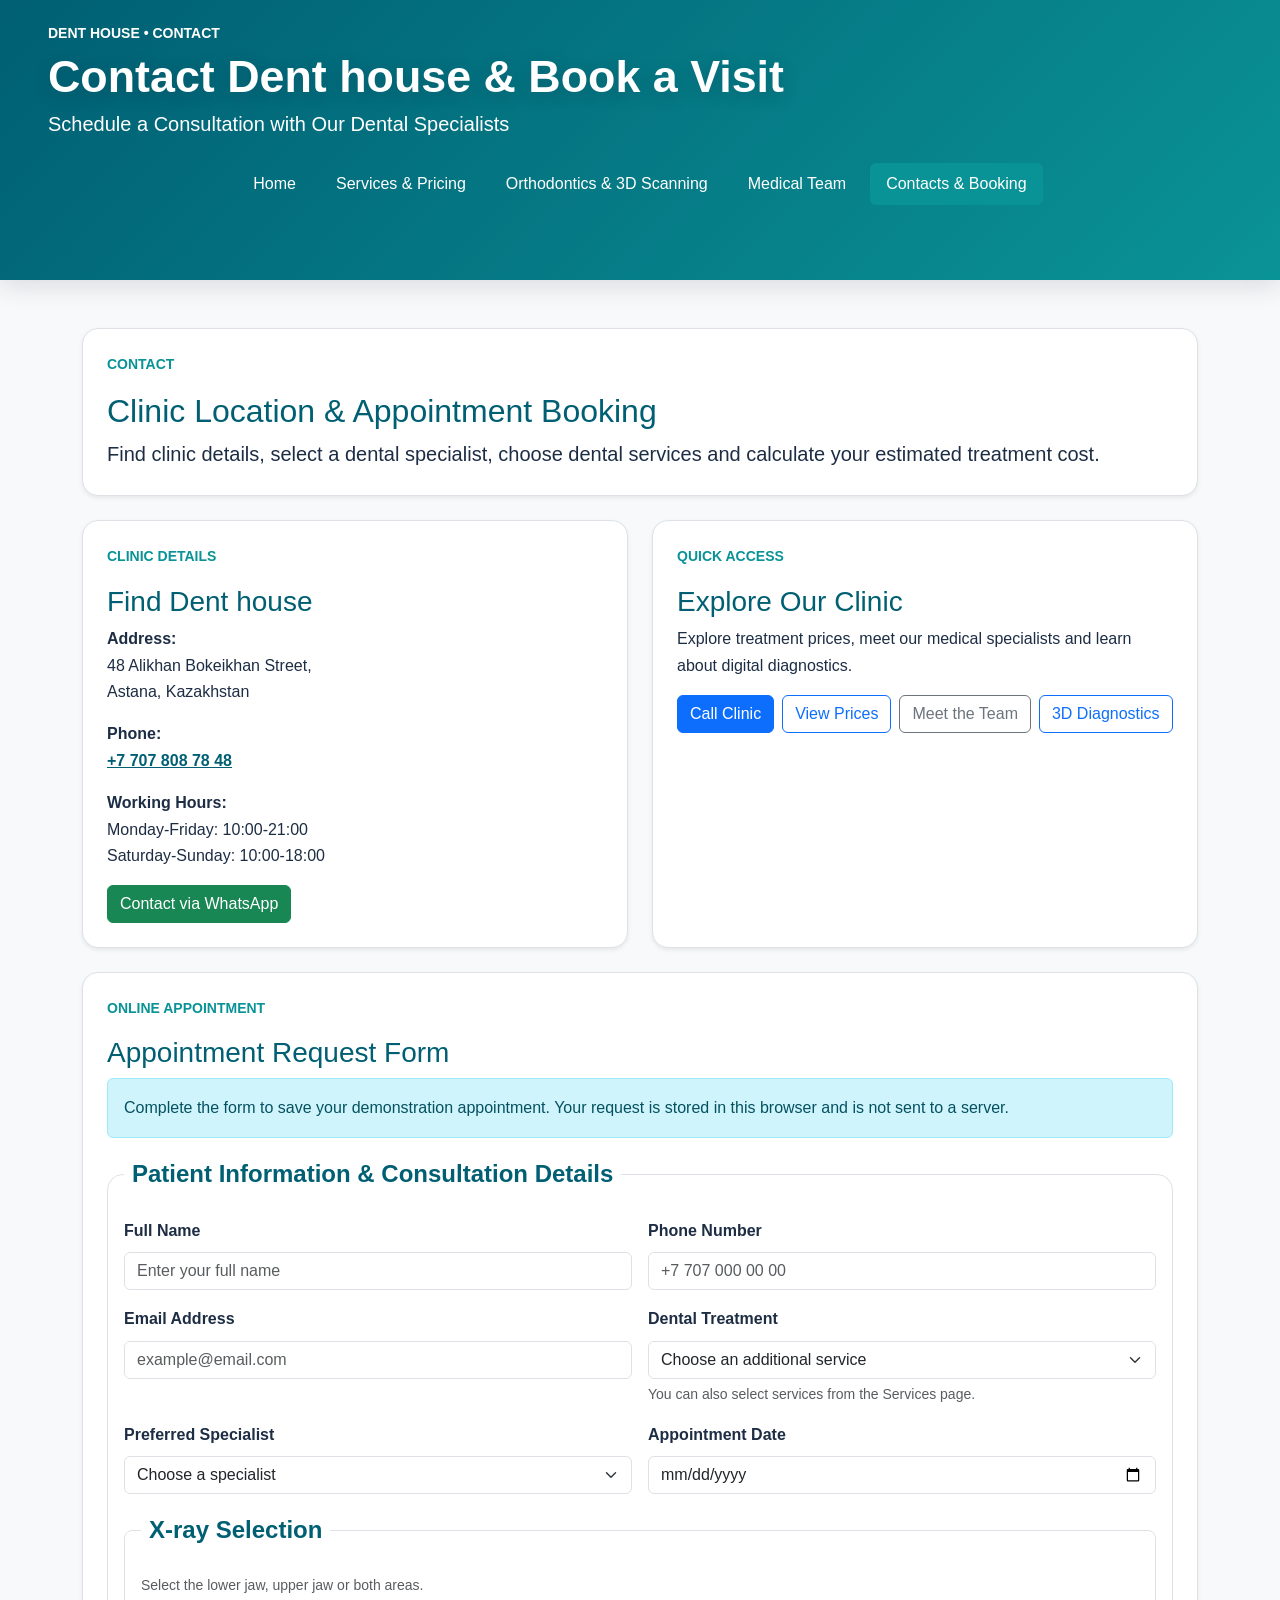
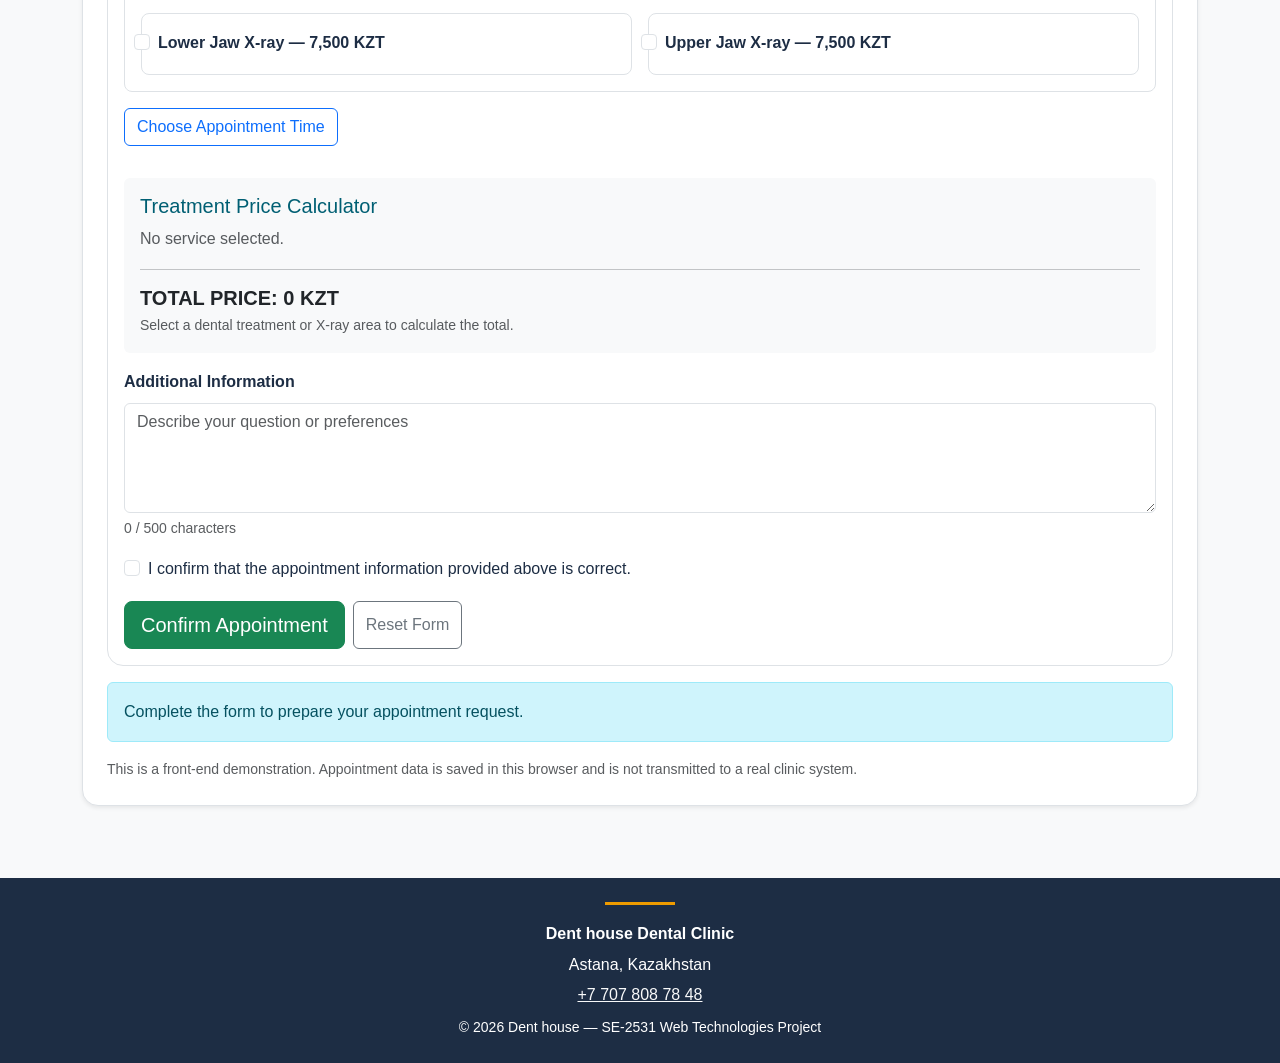
<file: contacts.html>
<!DOCTYPE html>
<html lang="en">

<head>

  <meta charset="UTF-8">
  <meta name="viewport" content="width=device-width, initial-scale=1.0">

  <meta name="author" content="Turarbek Nurakhmet">
  <meta name="description" content="Contact Dent house Dental Clinic, explore specialists and save a local appointment request.">

  <title>Contacts & Booking — Dent house</title>

  <link href="https://cdn.jsdelivr.net/npm/bootstrap@5.3.8/dist/css/bootstrap.min.css"
        rel="stylesheet">

  <link rel="stylesheet" href="css/base.css">
  <link rel="stylesheet" href="css/turarbek.css">

  <!-- Keep the Contacts header aligned with the homepage. -->
  <style>
    .contacts-page .main-header {
        width: 100%;
        min-height: 280px;
        box-sizing: border-box;
    }

    .contacts-page .main-header > .container-fluid {
        min-height: 280px;
        display: flex;
        flex-direction: column;
        justify-content: space-between;
        box-sizing: border-box;
        padding-top: 24px;
        padding-bottom: 24px;
    }

    .contacts-page .main-header .site-title {
        font-size: clamp(2rem, 3.5vw, 3.5rem);
        line-height: 1.1;
        font-weight: 700;
        margin-bottom: 8px;
        text-align: left;
    }

    .contacts-page .main-header .site-tagline {
        margin-bottom: 24px;
        text-align: left;
    }

    .contacts-page .main-header nav.navbar {
        width: 100%;
        padding: 0;
        margin-top: auto;
        justify-content: center;
    }

    .contacts-page .main-header .navbar-collapse {
        justify-content: center;
    }

    .contacts-page .main-header .navbar-nav {
        width: 100%;
        display: flex;
        flex-wrap: wrap;
        flex-direction: row;
        justify-content: center;
        align-items: center;
        gap: 8px;
        margin: 0;
    }

    .contacts-page .main-header .navbar-nav .nav-link {
        white-space: nowrap;
    }

    @media (max-width: 991.98px) {
        .contacts-page .main-header {
            min-height: auto;
        }

        .contacts-page .main-header > .container-fluid {
            min-height: 280px;
        }

        .contacts-page .main-header .navbar-nav {
            flex-direction: column;
            align-items: center;
        }
    }

    @media (max-width: 767.98px) {
        .contacts-page .main-header > .container-fluid {
            padding-left: 16px;
            padding-right: 16px;
        }

        .contacts-page .main-header .site-title {
            font-size: clamp(2rem, 7vw, 3rem);
        }
    }
  </style>

</head>

<body class="contacts-page">

<!-- =========================================
     HEADER — MATCHES HOMEPAGE STRUCTURE
========================================= -->

<header class="main-header">

  <div class="container-fluid px-3 px-md-5 py-4">

    <p class="eyebrow text-uppercase fw-bold small mb-2">
      DENT HOUSE • CONTACT
    </p>

    <h1 class="site-title display-4 fw-bold mb-2">
      Contact Dent house & Book a Visit
    </h1>

    <p class="site-tagline lead mb-4">
      Schedule a Consultation with Our Dental Specialists
    </p>

    <nav class="navbar navbar-expand-lg navbar-dark"
         aria-label="Primary navigation">

      <button id="nav-toggle"
              class="navbar-toggler mx-auto"
              type="button"
              data-bs-toggle="collapse"
              data-bs-target="#primaryNav"
              aria-controls="primaryNav"
              aria-expanded="false"
              aria-label="Toggle navigation">

        <span class="navbar-toggler-icon"></span>

      </button>

      <div class="collapse navbar-collapse justify-content-center"
           id="primaryNav">

        <ul class="navbar-nav flex-wrap justify-content-center gap-2">

          <li class="nav-item">
            <a href="index.html"
               class="nav-link px-3 py-2 rounded">
              Home
            </a>
          </li>

          <li class="nav-item">
            <a href="services.html"
               class="nav-link px-3 py-2 rounded">
              Services & Pricing
            </a>
          </li>

          <li class="nav-item">
            <a href="orthodontics.html"
               class="nav-link px-3 py-2 rounded">
              Orthodontics & 3D Scanning
            </a>
          </li>

          <li class="nav-item">
            <a href="team.html"
               class="nav-link px-3 py-2 rounded">
              Medical Team
            </a>
          </li>

          <li class="nav-item">
            <a href="contacts.html"
               class="nav-link active px-3 py-2 rounded"
               aria-current="page">
              Contacts & Booking
            </a>
          </li>

        </ul>

      </div>

    </nav>

  </div>

</header>

<!-- =========================================
     MAIN CONTENT
========================================= -->

<main class="container py-4 py-md-5">

  <!-- Page introduction -->
  <section class="bg-white border rounded-4 shadow-sm p-4 mb-4"
           aria-labelledby="contacts-title">

    <p class="text-uppercase text-secondary fw-bold small">
      CONTACT
    </p>

    <h2 id="contacts-title" class="h2 text-primary">
      Clinic Location & Appointment Booking
    </h2>

    <p class="lead mb-0">
      Find clinic details, select a dental specialist,
      choose dental services and calculate your estimated treatment cost.
    </p>

  </section>

  <!-- =====================================
       CLINIC INFORMATION
  ====================================== -->

  <section class="row g-4 mb-4"
           aria-label="Clinic contact information">

    <article class="col-12 col-lg-6">

      <div class="bg-white border rounded-4 shadow-sm p-4 h-100">

        <p class="text-uppercase text-secondary fw-bold small">
          CLINIC DETAILS
        </p>

        <h2 class="h3 text-primary">
          Find Dent house
        </h2>

        <address>

          <p>
            <strong>Address:</strong><br>
            48 Alikhan Bokeikhan Street,<br>
            Astana, Kazakhstan
          </p>

          <p>
            <strong>Phone:</strong><br>

            <a href="tel:+77078087848"
               class="text-primary fw-bold">
              +7 707 808 78 48
            </a>

          </p>

          <p>
            <strong>Working Hours:</strong><br>
            Monday-Friday: 10:00-21:00<br>
            Saturday-Sunday: 10:00-18:00
          </p>

        </address>

        <a href="https://wa.me/77763362830"
           class="btn btn-success"
           target="_blank"
           rel="noopener noreferrer">

          Contact via WhatsApp

        </a>

      </div>

    </article>

    <article class="col-12 col-lg-6">

      <div class="bg-white border rounded-4 shadow-sm p-4 h-100">

        <p class="text-uppercase text-secondary fw-bold small">
          QUICK ACCESS
        </p>

        <h2 class="h3 text-primary">
          Explore Our Clinic
        </h2>

        <p>
          Explore treatment prices, meet our medical specialists
          and learn about digital diagnostics.
        </p>

        <div class="d-flex flex-wrap gap-2">

          <a href="tel:+77078087848"
             class="btn btn-primary">
            Call Clinic
          </a>

          <a href="services.html"
             class="btn btn-outline-primary">
            View Prices
          </a>

          <a href="team.html"
             class="btn btn-outline-secondary">
            Meet the Team
          </a>

          <a href="orthodontics.html"
             class="btn btn-outline-primary">
            3D Diagnostics
          </a>

        </div>

      </div>

    </article>

  </section>

  <!-- =====================================
       APPOINTMENT FORM
  ====================================== -->

  <section class="bg-white border rounded-4 shadow-sm p-3 p-md-4"
           aria-labelledby="booking-heading">

    <p class="text-uppercase text-secondary fw-bold small">
      ONLINE APPOINTMENT
    </p>

    <h2 id="booking-heading" class="h3 text-primary">
      Appointment Request Form
    </h2>

    <p id="booking-form-note"
       class="alert alert-info"
       role="note">

      Complete the form to save your demonstration appointment.
      Your request is stored in this browser and is not sent to a server.

    </p>

    <form id="booking-form"
          class="booking-form"
          novalidate
          aria-describedby="booking-form-note">

      <fieldset class="border rounded-4 p-3">

        <legend class="float-none w-auto px-2 fw-bold text-primary">
          Patient Information & Consultation Details
        </legend>

        <div class="row g-3">

          <!-- FULL NAME -->

          <div class="col-12 col-md-6">

            <label for="fullname"
                   class="form-label fw-bold">
              Full Name
            </label>

            <input id="fullname"
                   name="fullname"
                   type="text"
                   class="form-control"
                   autocomplete="name"
                   placeholder="Enter your full name"
                   minlength="2"
                   maxlength="100"
                   required>

          </div>

          <!-- PHONE -->

          <div class="col-12 col-md-6">

            <label for="phone"
                   class="form-label fw-bold">
              Phone Number
            </label>

            <input id="phone"
                   name="phone"
                   type="tel"
                   class="form-control"
                   autocomplete="tel"
                   placeholder="+7 707 000 00 00"
                   maxlength="20"
                   required>

          </div>

          <!-- EMAIL -->

          <div class="col-12 col-md-6">

            <label for="email"
                   class="form-label fw-bold">
              Email Address
            </label>

            <input id="email"
                   name="email"
                   type="email"
                   class="form-control"
                   autocomplete="email"
                   placeholder="example@email.com"
                   maxlength="120"
                   required>

          </div>

          <!-- DENTAL SERVICE -->

          <div class="col-12 col-md-6">

            <label for="service"
                   class="form-label fw-bold">
              Dental Treatment
            </label>

            <select id="service"
                    name="service"
                    class="form-select">

              <option value="">
                Choose an additional service
              </option>

              <option value="caries">
                Caries Treatment
              </option>

              <option value="extraction">
                Tooth Extraction
              </option>

              <option value="implant">
                Dental Implantation
              </option>

              <option value="root1">
                1-Canal Root Canal Therapy
              </option>

              <option value="root2">
                2-Canal Root Canal Therapy
              </option>

              <option value="zirconium-natural">
                Zirconium Crown — Natural Tooth
              </option>

              <option value="zirconium-implant">
                Zirconium Crown — Dental Implant
              </option>

              <option value="metal-natural">
                Metal-Ceramic Crown — Natural Tooth
              </option>

              <option value="metal-implant">
                Metal-Ceramic Crown — Dental Implant
              </option>

              <option value="orthodontics">
                Orthodontics
              </option>

              <option value="scan">
                3D Intraoral Scanning
              </option>

              <option value="model">
                3D Diagnostic Model
              </option>

              <option value="consultation">
                General Consultation
              </option>

            </select>

            <p class="form-text mb-0">
              You can also select services from the Services page.
            </p>

          </div>

          <!-- DOCTOR -->

          <div class="col-12 col-md-6">

            <label for="doctor"
                   class="form-label fw-bold">
              Preferred Specialist
            </label>

            <select id="doctor"
                    name="doctor"
                    class="form-select"
                    required>

              <option value="">
                Choose a specialist
              </option>

            </select>

          </div>

          <!-- DATE -->

          <div class="col-12 col-md-6">

            <label for="appointment-date"
                   class="form-label fw-bold">
              Appointment Date
            </label>

            <input id="appointment-date"
                   name="appointment-date"
                   type="date"
                   class="form-control"
                   required>

          </div>

          <!-- X-RAY SELECTION -->

          <div class="col-12">

            <fieldset id="xray-selection"
                      class="border rounded-3 p-3">

              <legend class="float-none w-auto px-2 fw-bold text-primary">
                X-ray Selection
              </legend>

              <p class="small text-muted">
                Select the lower jaw, upper jaw or both areas.
              </p>

              <div id="xray-checkboxes"
                   class="row g-3">

                <div class="col-12 col-md-6">

                  <div class="form-check border rounded-3 p-3 h-100">

                    <input id="xray-lower"
                           name="xray-area"
                           type="checkbox"
                           class="form-check-input"
                           value="xray-lower">

                    <label for="xray-lower"
                           class="form-check-label fw-bold">

                      Lower Jaw X-ray — 7,500 KZT

                    </label>

                  </div>

                </div>

                <div class="col-12 col-md-6">

                  <div class="form-check border rounded-3 p-3 h-100">

                    <input id="xray-upper"
                           name="xray-area"
                           type="checkbox"
                           class="form-check-input"
                           value="xray-upper">

                    <label for="xray-upper"
                           class="form-check-label fw-bold">

                      Upper Jaw X-ray — 7,500 KZT

                    </label>

                  </div>

                </div>

              </div>

            </fieldset>

          </div>

          <!-- APPOINTMENT TIME -->

          <div class="col-12">

            <button id="show-times"
                    type="button"
                    class="btn btn-outline-primary mb-3"
                    aria-expanded="false">

              Choose Appointment Time

            </button>

            <div id="availability-panel" hidden>

              <label for="appointment-time"
                     class="form-label fw-bold">

                Available Demonstration Times

              </label>

              <select id="appointment-time"
                      name="appointment-time"
                      class="form-select"
                      required
                      disabled>

                <option value="">
                  Select a specialist and date first
                </option>

              </select>

              <p id="availability-info"
                 class="form-text mt-2 mb-0"
                 aria-live="polite">

                Select a specialist and date to view example times.

              </p>

            </div>

          </div>

          <!-- PRICE CALCULATOR -->

          <div class="col-12">

            <section id="price-calculator"
                     class="card bg-light border-0">

              <div class="card-body">

                <h3 class="h5 text-primary">
                  Treatment Price Calculator
                </h3>

                <div id="calculator-items">

                  <p class="text-muted mb-0">
                    No service selected.
                  </p>

                </div>

                <hr>

                <p id="calculator-total"
                   class="fw-bold h5 mb-1">

                  Known Estimated Total: 0 KZT

                </p>

                <p id="calculator-note"
                   class="small text-muted mb-0">

                  Select services to calculate the estimated price.

                </p>

              </div>

            </section>

          </div>

          <!-- ADDITIONAL INFORMATION -->

          <div class="col-12">

            <label for="message"
                   class="form-label fw-bold">
              Additional Information
            </label>

            <textarea id="message"
                      name="message"
                      class="form-control"
                      rows="4"
                      maxlength="500"
                      placeholder="Describe your question or preferences"></textarea>

            <p id="message-counter"
               class="small text-muted mt-1 mb-0">

              0 / 500 characters

            </p>

          </div>

          <!-- PRIVACY CONSENT -->

          <div class="col-12">

            <div class="form-check">

              <input id="privacy-consent"
                     name="privacy-consent"
                     class="form-check-input"
                     type="checkbox"
                     required>

              <label for="privacy-consent"
                     class="form-check-label">

                I confirm that the appointment information
                provided above is correct.

              </label>

            </div>

          </div>

          <!-- FORM BUTTONS -->

          <div class="col-12">

            <div class="d-flex flex-wrap gap-2">

              <button id="submit-booking"
                      type="submit"
                      class="btn btn-success btn-lg">

                Confirm Appointment

              </button>

              <button id="reset-booking"
                      type="reset"
                      class="btn btn-outline-secondary">

                Reset Form

              </button>

            </div>

          </div>

        </div>

      </fieldset>

    </form>

    <!-- STATUS -->

    <div id="booking-result"
         class="alert alert-info mt-3"
         role="status"
         aria-live="polite">

      Complete the form to prepare your appointment request.

    </div>

    <!-- SAVED APPOINTMENT -->

    <div id="booking-confirmation"
         class="mt-3"
         aria-live="polite">

    </div>

    <!-- VALIDATION ERROR -->

    <div id="booking-error"
         class="alert alert-danger mt-3"
         role="alert"
         aria-live="assertive"
         hidden>

    </div>

    <p class="small text-muted mt-3 mb-0">

      This is a front-end demonstration. Appointment data is saved
      in this browser and is not transmitted to a real clinic system.

    </p>

  </section>

</main>

<!-- =========================================
     FOOTER
========================================= -->

<footer class="main-footer text-center py-4 px-3 mt-4">

  <div class="container">

    <p class="fw-bold mb-1">
      Dent house Dental Clinic
    </p>

    <p class="mb-1">
      Astana, Kazakhstan
    </p>

    <p class="mb-2">

      <a href="tel:+77078087848" class="link-light">
        +7 707 808 78 48
      </a>

    </p>

    <p class="small mb-0">
      &copy; 2026 Dent house — SE-2531 Web Technologies Project
    </p>

  </div>

</footer>

<!-- =========================================
     JAVASCRIPT
========================================= -->

<script src="https://cdn.jsdelivr.net/npm/bootstrap@5.3.8/dist/js/bootstrap.bundle.min.js"
        defer></script>

<script src="https://code.jquery.com/jquery-3.7.1.min.js"
        defer></script>

<script src="js/jquery-common.js" defer></script>
<script src="js/jquery-contacts.js" defer></script>

</body>
</html>
</file>
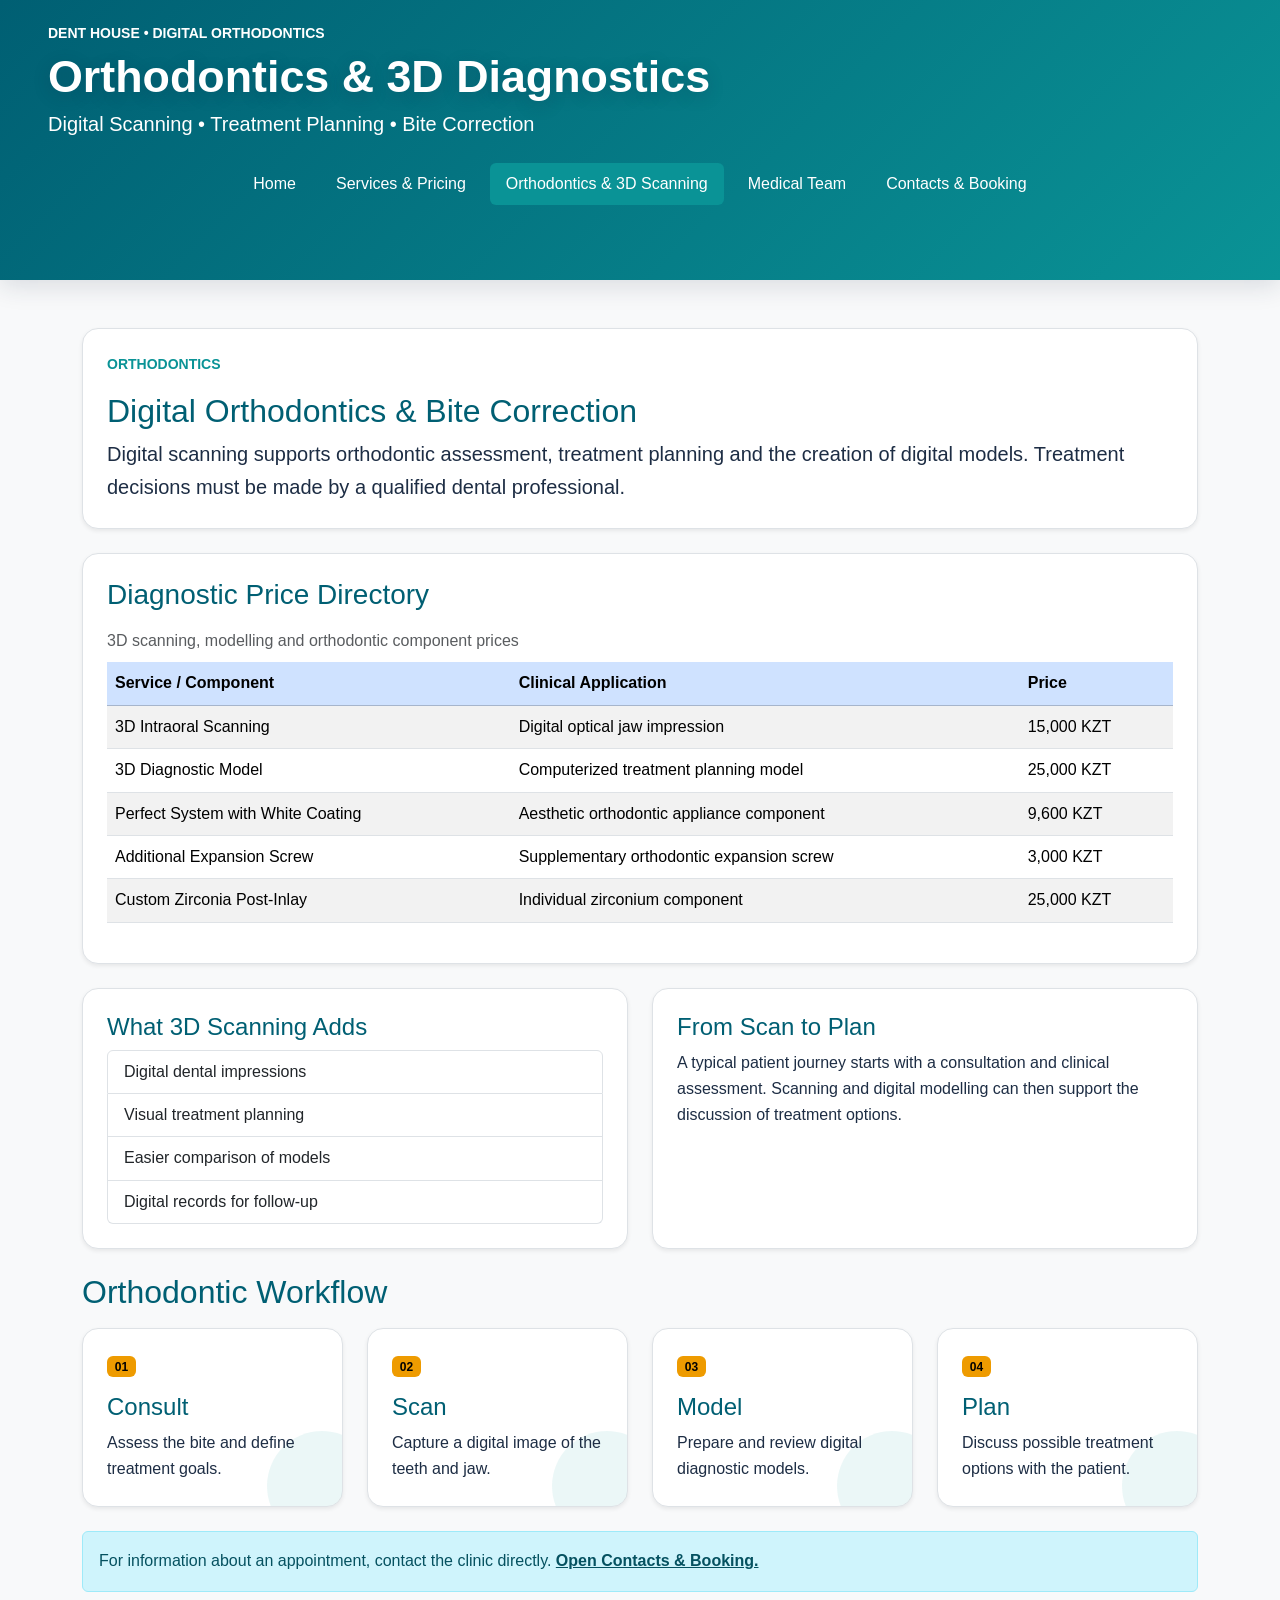
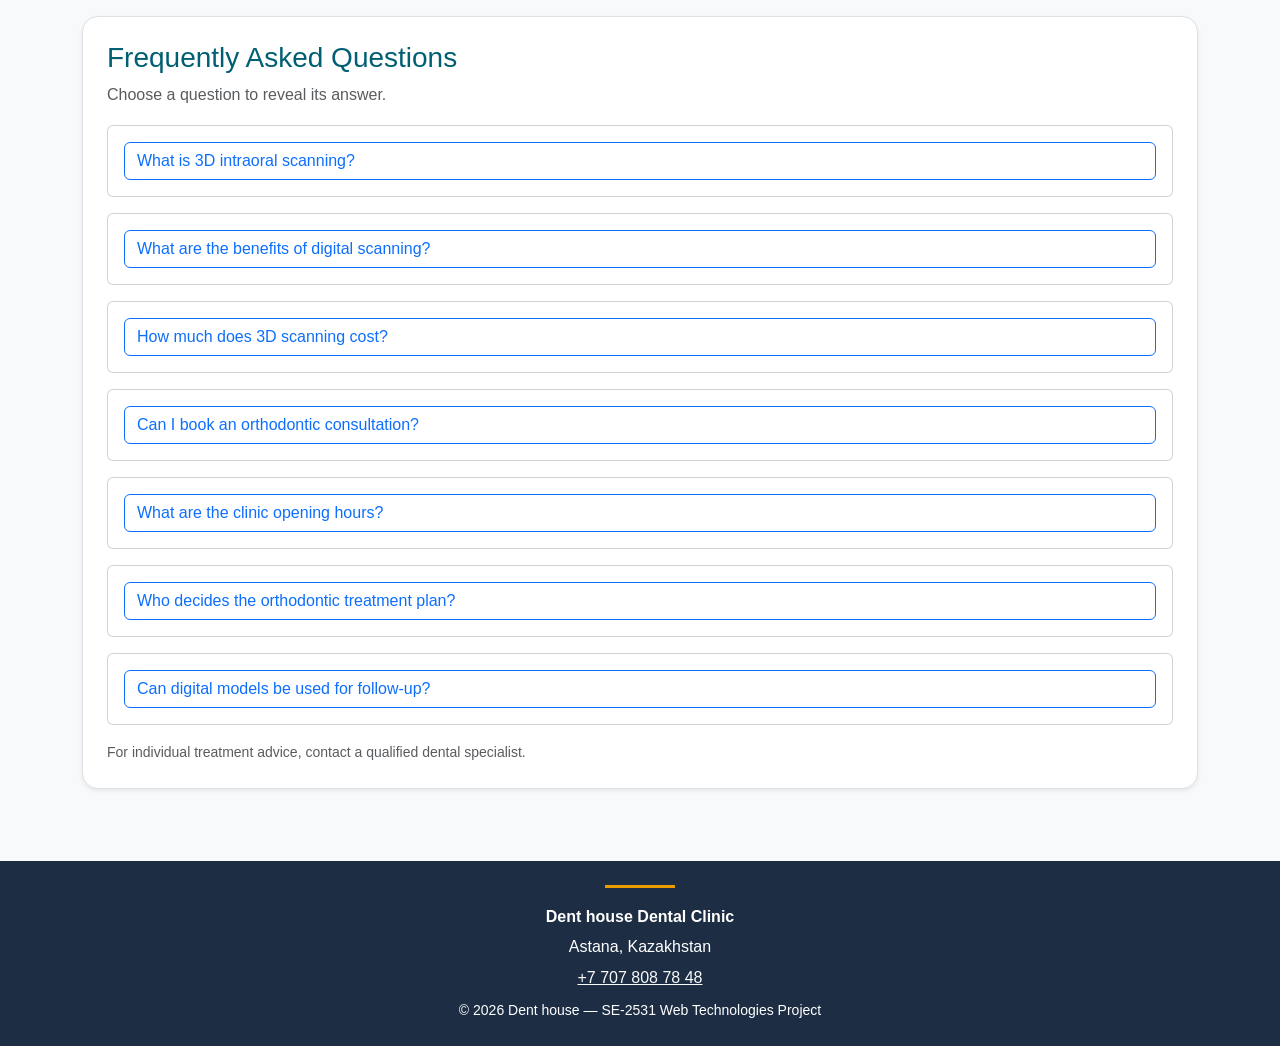
<file: orthodontics.html>
<!DOCTYPE html>
<html lang="en">
<head>
    <meta charset="UTF-8">
    <meta name="viewport" content="width=device-width, initial-scale=1.0">

    <meta name="author" content="Turarbek Nurakhmet">
    <meta name="description" content="Orthodontics, digital diagnostics and 3D scanning services at Dent house.">

    <title>Orthodontics & 3D Diagnostics — Dent house</title>

    <link href="https://cdn.jsdelivr.net/npm/bootstrap@5.3.8/dist/css/bootstrap.min.css"
          rel="stylesheet">

    <link rel="stylesheet" href="css/base.css">
    <link rel="stylesheet" href="css/turarbek.css">
</head>

<body class="orthodontics-page">

<header class="main-header">

    <div class="container-fluid px-3 px-md-5 py-4">

        <p class="eyebrow text-uppercase fw-bold small mb-2">
            DENT HOUSE • DIGITAL ORTHODONTICS
        </p>

        <h1 class="site-title display-5 fw-bold mb-2">
            Orthodontics & 3D Diagnostics
        </h1>

        <p class="site-tagline lead mb-4">
            Digital Scanning • Treatment Planning • Bite Correction
        </p>

        <nav class="navbar navbar-expand-lg navbar-dark"
             aria-label="Primary navigation">

            <button id="nav-toggle"
                    class="navbar-toggler mx-auto"
                    type="button"
                    data-bs-toggle="collapse"
                    data-bs-target="#primaryNav"
                    aria-controls="primaryNav"
                    aria-expanded="false"
                    aria-label="Toggle navigation">

                <span class="navbar-toggler-icon"></span>
            </button>

            <div class="collapse navbar-collapse justify-content-center"
                 id="primaryNav">

                <ul class="navbar-nav flex-wrap justify-content-center gap-2">

                    <li class="nav-item">
                        <a href="index.html" class="nav-link px-3 py-2 rounded">
                            Home
                        </a>
                    </li>

                    <li class="nav-item">
                        <a href="services.html" class="nav-link px-3 py-2 rounded">
                            Services & Pricing
                        </a>
                    </li>

                    <li class="nav-item">
                        <a href="orthodontics.html"
                           class="nav-link active px-3 py-2 rounded"
                           aria-current="page">
                            Orthodontics & 3D Scanning
                        </a>
                    </li>

                    <li class="nav-item">
                        <a href="team.html" class="nav-link px-3 py-2 rounded">
                            Medical Team
                        </a>
                    </li>

                    <li class="nav-item">
                        <a href="contacts.html" class="nav-link px-3 py-2 rounded">
                            Contacts & Booking
                        </a>
                    </li>

                </ul>
            </div>
        </nav>

    </div>
</header>

<main class="container py-4 py-md-5">

    <section class="bg-white border rounded-4 shadow-sm p-4 mb-4"
             aria-labelledby="orthodontics-title">

        <p class="text-uppercase text-secondary fw-bold small">
            ORTHODONTICS
        </p>

        <h2 id="orthodontics-title" class="h2 text-primary">
            Digital Orthodontics & Bite Correction
        </h2>

        <p class="lead mb-0">
            Digital scanning supports orthodontic assessment,
            treatment planning and the creation of digital models.
            Treatment decisions must be made by a qualified dental professional.
        </p>

    </section>

    <section class="bg-white border rounded-4 shadow-sm p-4 mb-4"
             aria-labelledby="diagnostic-price-heading">

        <h2 id="diagnostic-price-heading" class="h3 text-primary">
            Diagnostic Price Directory
        </h2>

        <div class="table-responsive">

            <table class="table table-striped table-hover align-middle">

                <caption class="caption-top">
                    3D scanning, modelling and orthodontic component prices
                </caption>

                <thead class="table-primary">

                <tr>
                    <th scope="col">Service / Component</th>
                    <th scope="col">Clinical Application</th>
                    <th scope="col">Price</th>
                </tr>

                </thead>

                <tbody>

                <tr>
                    <td>3D Intraoral Scanning</td>
                    <td>Digital optical jaw impression</td>
                    <td>15,000 KZT</td>
                </tr>

                <tr>
                    <td>3D Diagnostic Model</td>
                    <td>Computerized treatment planning model</td>
                    <td>25,000 KZT</td>
                </tr>

                <tr>
                    <td>Perfect System with White Coating</td>
                    <td>Aesthetic orthodontic appliance component</td>
                    <td>9,600 KZT</td>
                </tr>

                <tr>
                    <td>Additional Expansion Screw</td>
                    <td>Supplementary orthodontic expansion screw</td>
                    <td>3,000 KZT</td>
                </tr>

                <tr>
                    <td>Custom Zirconia Post-Inlay</td>
                    <td>Individual zirconium component</td>
                    <td>25,000 KZT</td>
                </tr>

                </tbody>

            </table>

        </div>
    </section>

    <section class="row g-4 mb-4">

        <article class="col-12 col-md-6">

            <div class="bg-white border rounded-4 shadow-sm p-4 h-100">

                <h2 class="h4 text-primary">
                    What 3D Scanning Adds
                </h2>

                <ul class="list-group">

                    <li class="list-group-item">
                        Digital dental impressions
                    </li>

                    <li class="list-group-item">
                        Visual treatment planning
                    </li>

                    <li class="list-group-item">
                        Easier comparison of models
                    </li>

                    <li class="list-group-item">
                        Digital records for follow-up
                    </li>

                </ul>

            </div>
        </article>

        <article class="col-12 col-md-6">

            <div class="bg-white border rounded-4 shadow-sm p-4 h-100">

                <h2 class="h4 text-primary">
                    From Scan to Plan
                </h2>

                <p class="mb-0">
                    A typical patient journey starts with a consultation
                    and clinical assessment. Scanning and digital modelling
                    can then support the discussion of treatment options.
                </p>

            </div>
        </article>

    </section>

    <section aria-labelledby="workflow-heading">

        <h2 id="workflow-heading" class="h2 text-primary mb-3">
            Orthodontic Workflow
        </h2>

        <div class="row g-4">

            <article class="col-12 col-sm-6 col-lg-3">

                <div class="workflow-step bg-white border rounded-4 shadow-sm p-4 h-100">

                    <span class="badge text-bg-warning mb-3">01</span>

                    <h3 class="h4 text-primary">
                        Consult
                    </h3>

                    <p class="mb-0">
                        Assess the bite and define treatment goals.
                    </p>

                </div>

            </article>

            <article class="col-12 col-sm-6 col-lg-3">

                <div class="workflow-step bg-white border rounded-4 shadow-sm p-4 h-100">

                    <span class="badge text-bg-warning mb-3">02</span>

                    <h3 class="h4 text-primary">
                        Scan
                    </h3>

                    <p class="mb-0">
                        Capture a digital image of the teeth and jaw.
                    </p>

                </div>

            </article>

            <article class="col-12 col-sm-6 col-lg-3">

                <div class="workflow-step bg-white border rounded-4 shadow-sm p-4 h-100">

                    <span class="badge text-bg-warning mb-3">03</span>

                    <h3 class="h4 text-primary">
                        Model
                    </h3>

                    <p class="mb-0">
                        Prepare and review digital diagnostic models.
                    </p>

                </div>

            </article>

            <article class="col-12 col-sm-6 col-lg-3">

                <div class="workflow-step bg-white border rounded-4 shadow-sm p-4 h-100">

                    <span class="badge text-bg-warning mb-3">04</span>

                    <h3 class="h4 text-primary">
                        Plan
                    </h3>

                    <p class="mb-0">
                        Discuss possible treatment options with the patient.
                    </p>

                </div>

            </article>

        </div>
    </section>

    <section class="alert alert-info mt-4" role="note">

        For information about an appointment, contact the clinic directly.

        <a href="contacts.html" class="alert-link">
            Open Contacts & Booking.
        </a>

    </section>

</main>

<footer class="main-footer text-center py-4 px-3 mt-4">

    <div class="container">

        <p class="fw-bold mb-1">
            Dent house Dental Clinic
        </p>

        <p class="mb-1">
            Astana, Kazakhstan
        </p>

        <p class="mb-2">
            <a href="tel:+77078087848" class="link-light">
                +7 707 808 78 48
            </a>
        </p>

        <p class="small mb-0">
            &copy; 2026 Dent house — SE-2531 Web Technologies Project
        </p>

    </div>

</footer>

<script src="https://cdn.jsdelivr.net/npm/bootstrap@5.3.8/dist/js/bootstrap.bundle.min.js"
        defer></script>

<script src="https://code.jquery.com/jquery-3.7.1.min.js"
        defer></script>

<script src="js/jquery-common.js" defer></script>
<script src="js/jquery-orthodontics.js" defer></script>

</body>
</html>
</file>
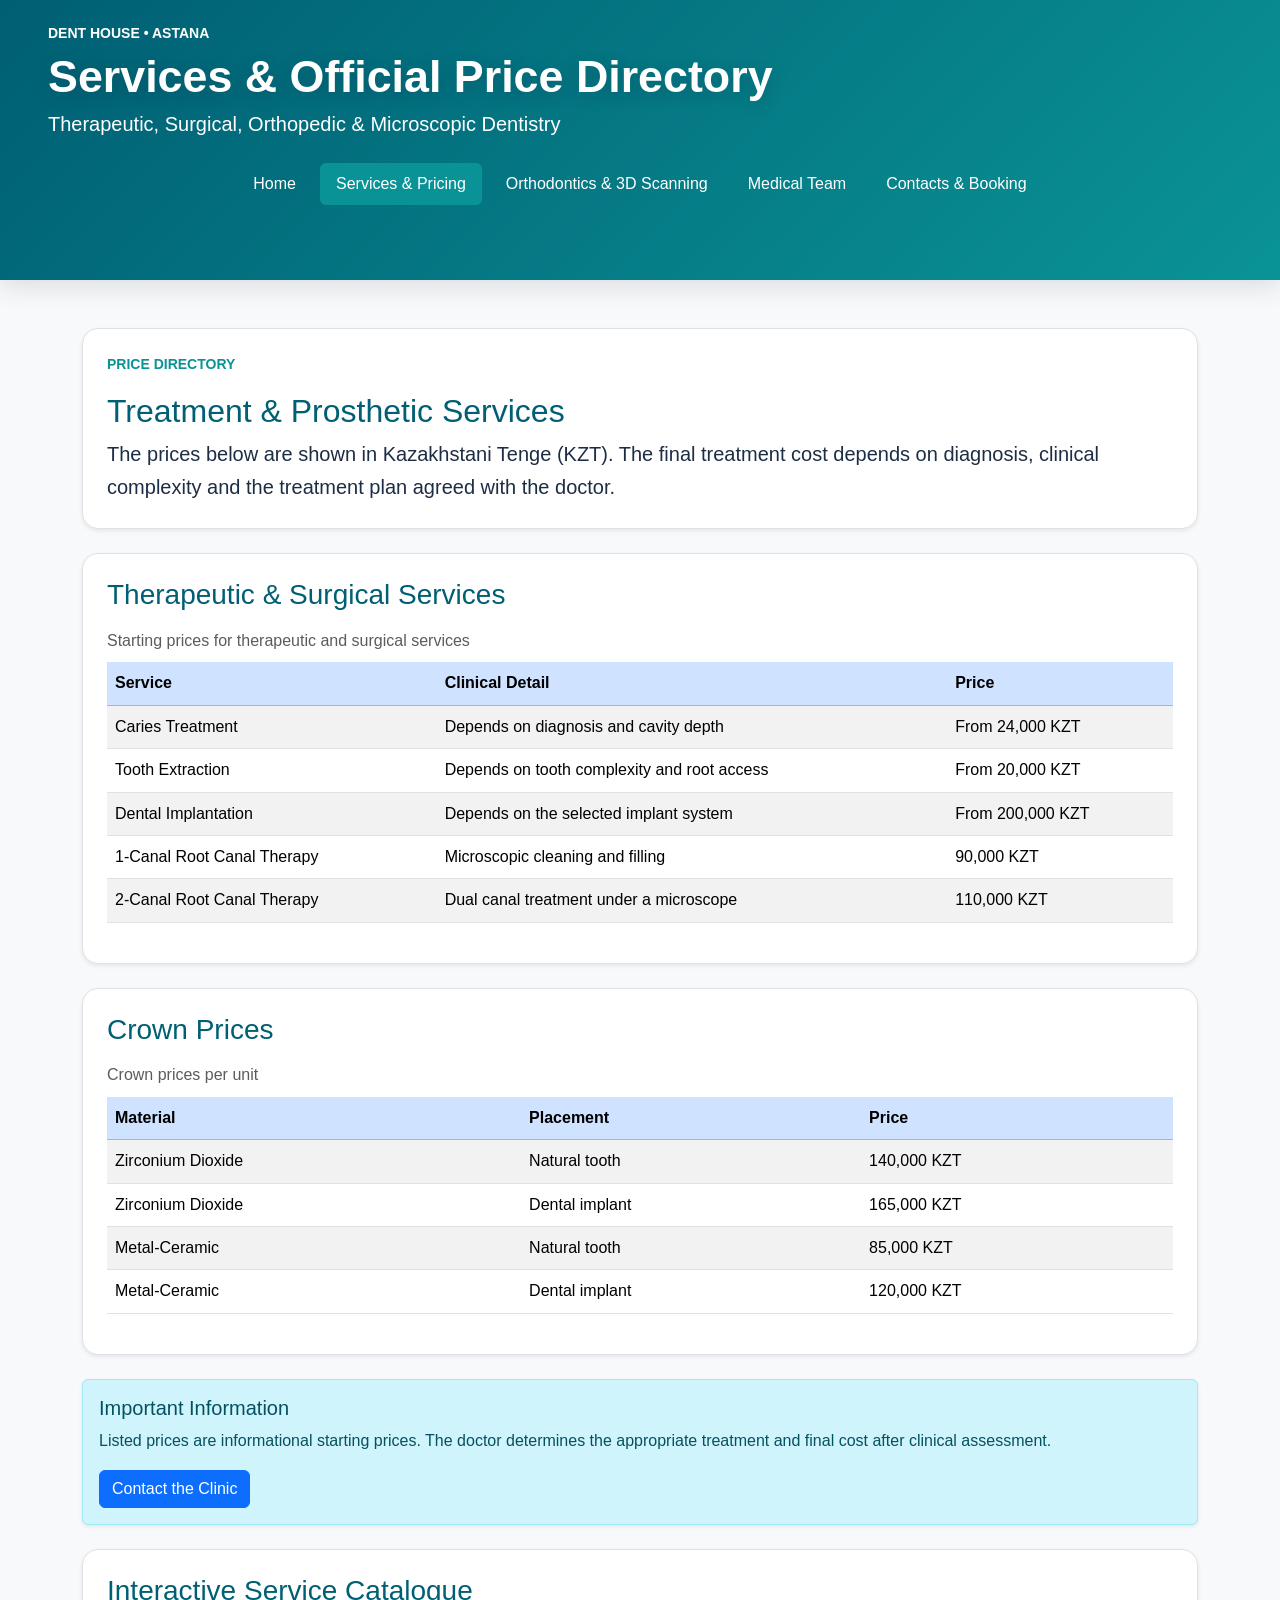
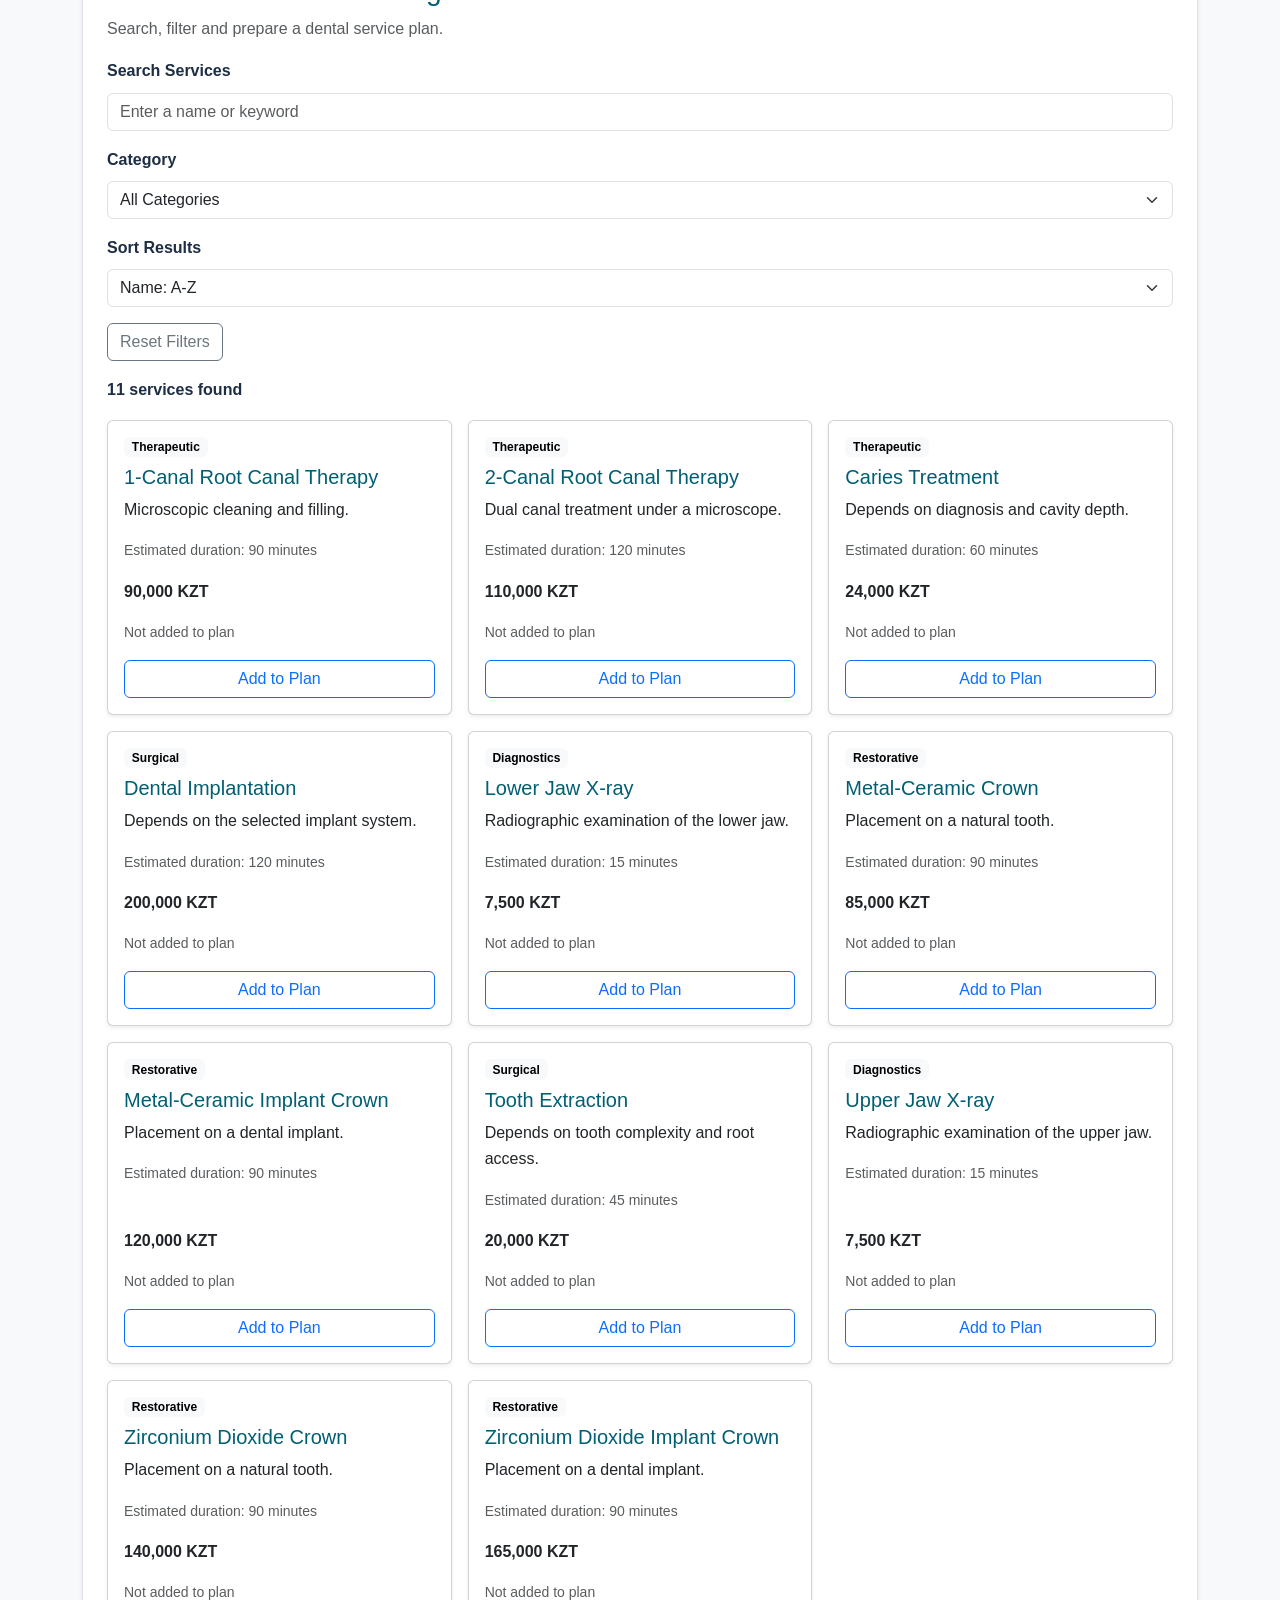
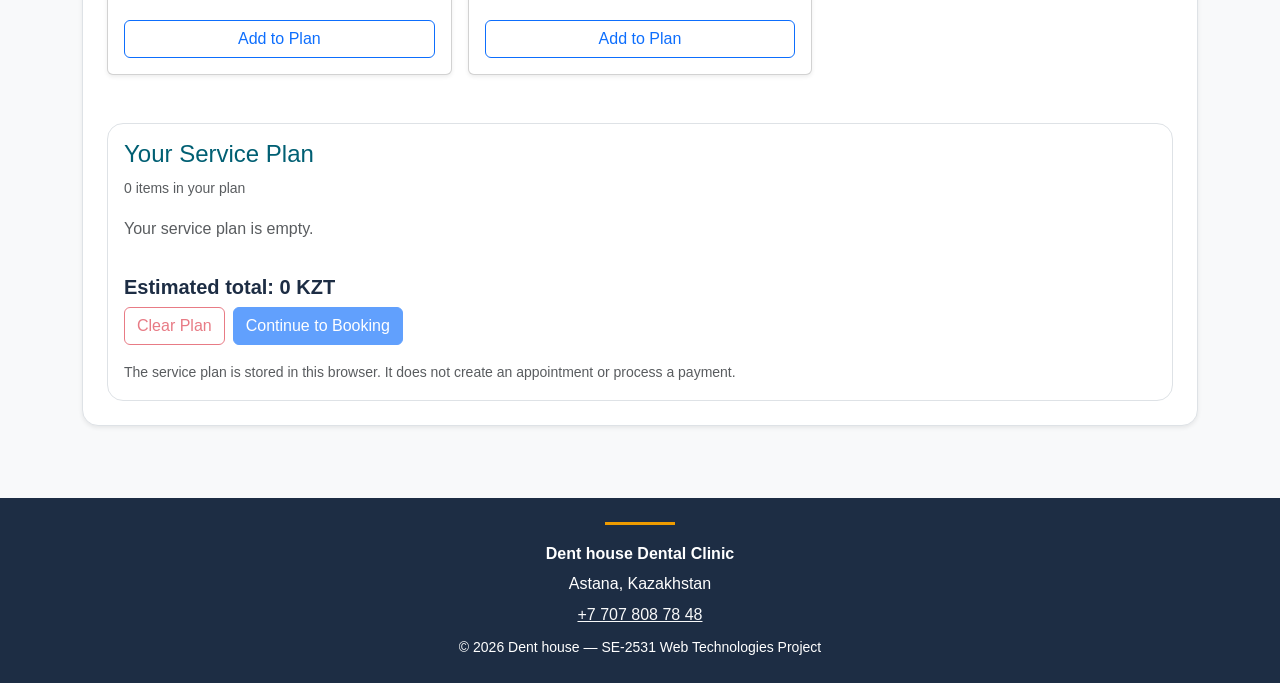
<file: services.html>
<!DOCTYPE html>
<html lang="en">
<head>
    <meta charset="UTF-8">
    <meta name="viewport" content="width=device-width, initial-scale=1.0">

    <meta name="author" content="Saparkhan Shyngyskhan">
    <meta name="description" content="Dent house Dental Clinic services and official starting prices in Astana.">

    <title>Services & Pricing — Dent house</title>

    <link href="https://cdn.jsdelivr.net/npm/bootstrap@5.3.8/dist/css/bootstrap.min.css"
          rel="stylesheet">

    <link rel="stylesheet" href="css/base.css">
    <link rel="stylesheet" href="css/saparkhan.css">
</head>

<body class="services-page">

<header class="main-header">
    <div class="container-fluid px-3 px-md-5 py-4">

        <p class="eyebrow text-uppercase fw-bold small mb-2">
            DENT HOUSE • ASTANA
        </p>

        <h1 class="site-title display-5 fw-bold mb-2">
            Services & Official Price Directory
        </h1>

        <p class="site-tagline lead mb-4">
            Therapeutic, Surgical, Orthopedic & Microscopic Dentistry
        </p>

        <nav class="navbar navbar-expand-lg navbar-dark"
             aria-label="Primary navigation">

            <button id="nav-toggle"
                    class="navbar-toggler mx-auto"
                    type="button"
                    data-bs-toggle="collapse"
                    data-bs-target="#primaryNav"
                    aria-controls="primaryNav"
                    aria-expanded="false"
                    aria-label="Toggle navigation">

                <span class="navbar-toggler-icon"></span>
            </button>

            <div class="collapse navbar-collapse justify-content-center"
                 id="primaryNav">

                <ul class="navbar-nav flex-wrap justify-content-center gap-2">

                    <li class="nav-item">
                        <a href="index.html" class="nav-link px-3 py-2 rounded">
                            Home
                        </a>
                    </li>

                    <li class="nav-item">
                        <a href="services.html"
                           class="nav-link active px-3 py-2 rounded"
                           aria-current="page">
                            Services & Pricing
                        </a>
                    </li>

                    <li class="nav-item">
                        <a href="orthodontics.html" class="nav-link px-3 py-2 rounded">
                            Orthodontics & 3D Scanning
                        </a>
                    </li>

                    <li class="nav-item">
                        <a href="team.html" class="nav-link px-3 py-2 rounded">
                            Medical Team
                        </a>
                    </li>

                    <li class="nav-item">
                        <a href="contacts.html" class="nav-link px-3 py-2 rounded">
                            Contacts & Booking
                        </a>
                    </li>

                </ul>
            </div>
        </nav>

    </div>
</header>

<main class="container py-4 py-md-5">

    <section class="bg-white border rounded-4 shadow-sm p-4 mb-4"
             aria-labelledby="services-title">

        <p class="text-uppercase text-secondary fw-bold small">
            PRICE DIRECTORY
        </p>

        <h2 id="services-title" class="h2 text-primary">
            Treatment & Prosthetic Services
        </h2>

        <p class="lead mb-0">
            The prices below are shown in Kazakhstani Tenge (KZT).
            The final treatment cost depends on diagnosis, clinical
            complexity and the treatment plan agreed with the doctor.
        </p>

    </section>

    <section class="bg-white border rounded-4 shadow-sm p-4 mb-4"
             aria-labelledby="general-treatment-heading">

        <h2 id="general-treatment-heading" class="h3 text-primary">
            Therapeutic & Surgical Services
        </h2>

        <div class="table-responsive">

            <table class="table table-striped table-hover align-middle">

                <caption class="caption-top">
                    Starting prices for therapeutic and surgical services
                </caption>

                <thead class="table-primary">
                <tr>
                    <th scope="col">Service</th>
                    <th scope="col">Clinical Detail</th>
                    <th scope="col">Price</th>
                </tr>
                </thead>

                <tbody>

                <tr>
                    <td>Caries Treatment</td>
                    <td>Depends on diagnosis and cavity depth</td>
                    <td>From 24,000 KZT</td>
                </tr>

                <tr>
                    <td>Tooth Extraction</td>
                    <td>Depends on tooth complexity and root access</td>
                    <td>From 20,000 KZT</td>
                </tr>

                <tr>
                    <td>Dental Implantation</td>
                    <td>Depends on the selected implant system</td>
                    <td>From 200,000 KZT</td>
                </tr>

                <tr>
                    <td>1-Canal Root Canal Therapy</td>
                    <td>Microscopic cleaning and filling</td>
                    <td>90,000 KZT</td>
                </tr>

                <tr>
                    <td>2-Canal Root Canal Therapy</td>
                    <td>Dual canal treatment under a microscope</td>
                    <td>110,000 KZT</td>
                </tr>

                </tbody>
            </table>

        </div>
    </section>

    <section class="bg-white border rounded-4 shadow-sm p-4 mb-4"
             aria-labelledby="crown-heading">

        <h2 id="crown-heading" class="h3 text-primary">
            Crown Prices
        </h2>

        <div class="table-responsive">

            <table class="table table-striped table-hover align-middle">

                <caption class="caption-top">
                    Crown prices per unit
                </caption>

                <thead class="table-primary">
                <tr>
                    <th scope="col">Material</th>
                    <th scope="col">Placement</th>
                    <th scope="col">Price</th>
                </tr>
                </thead>

                <tbody>

                <tr>
                    <td>Zirconium Dioxide</td>
                    <td>Natural tooth</td>
                    <td>140,000 KZT</td>
                </tr>

                <tr>
                    <td>Zirconium Dioxide</td>
                    <td>Dental implant</td>
                    <td>165,000 KZT</td>
                </tr>

                <tr>
                    <td>Metal-Ceramic</td>
                    <td>Natural tooth</td>
                    <td>85,000 KZT</td>
                </tr>

                <tr>
                    <td>Metal-Ceramic</td>
                    <td>Dental implant</td>
                    <td>120,000 KZT</td>
                </tr>

                </tbody>
            </table>

        </div>
    </section>

    <section class="alert alert-info shadow-sm"
             aria-labelledby="price-note-heading">

        <h2 id="price-note-heading" class="h5">
            Important Information
        </h2>

        <p class="mb-3">
            Listed prices are informational starting prices.
            The doctor determines the appropriate treatment and
            final cost after clinical assessment.
        </p>

        <a href="contacts.html" class="btn btn-primary">
            Contact the Clinic
        </a>

    </section>

</main>

<footer class="main-footer text-center py-4 px-3 mt-4">

    <div class="container">

        <p class="fw-bold mb-1">
            Dent house Dental Clinic
        </p>

        <p class="mb-1">
            Astana, Kazakhstan
        </p>

        <p class="mb-2">
            <a href="tel:+77078087848" class="link-light">
                +7 707 808 78 48
            </a>
        </p>

        <p class="small mb-0">
            &copy; 2026 Dent house — SE-2531 Web Technologies Project
        </p>

    </div>
</footer>

<script src="https://cdn.jsdelivr.net/npm/bootstrap@5.3.8/dist/js/bootstrap.bundle.min.js"
        defer></script>

<script src="https://code.jquery.com/jquery-3.7.1.min.js"
        defer></script>

<script src="js/jquery-common.js" defer></script>
<script src="js/jquery-services.js" defer></script>

</body>
</html>
</file>
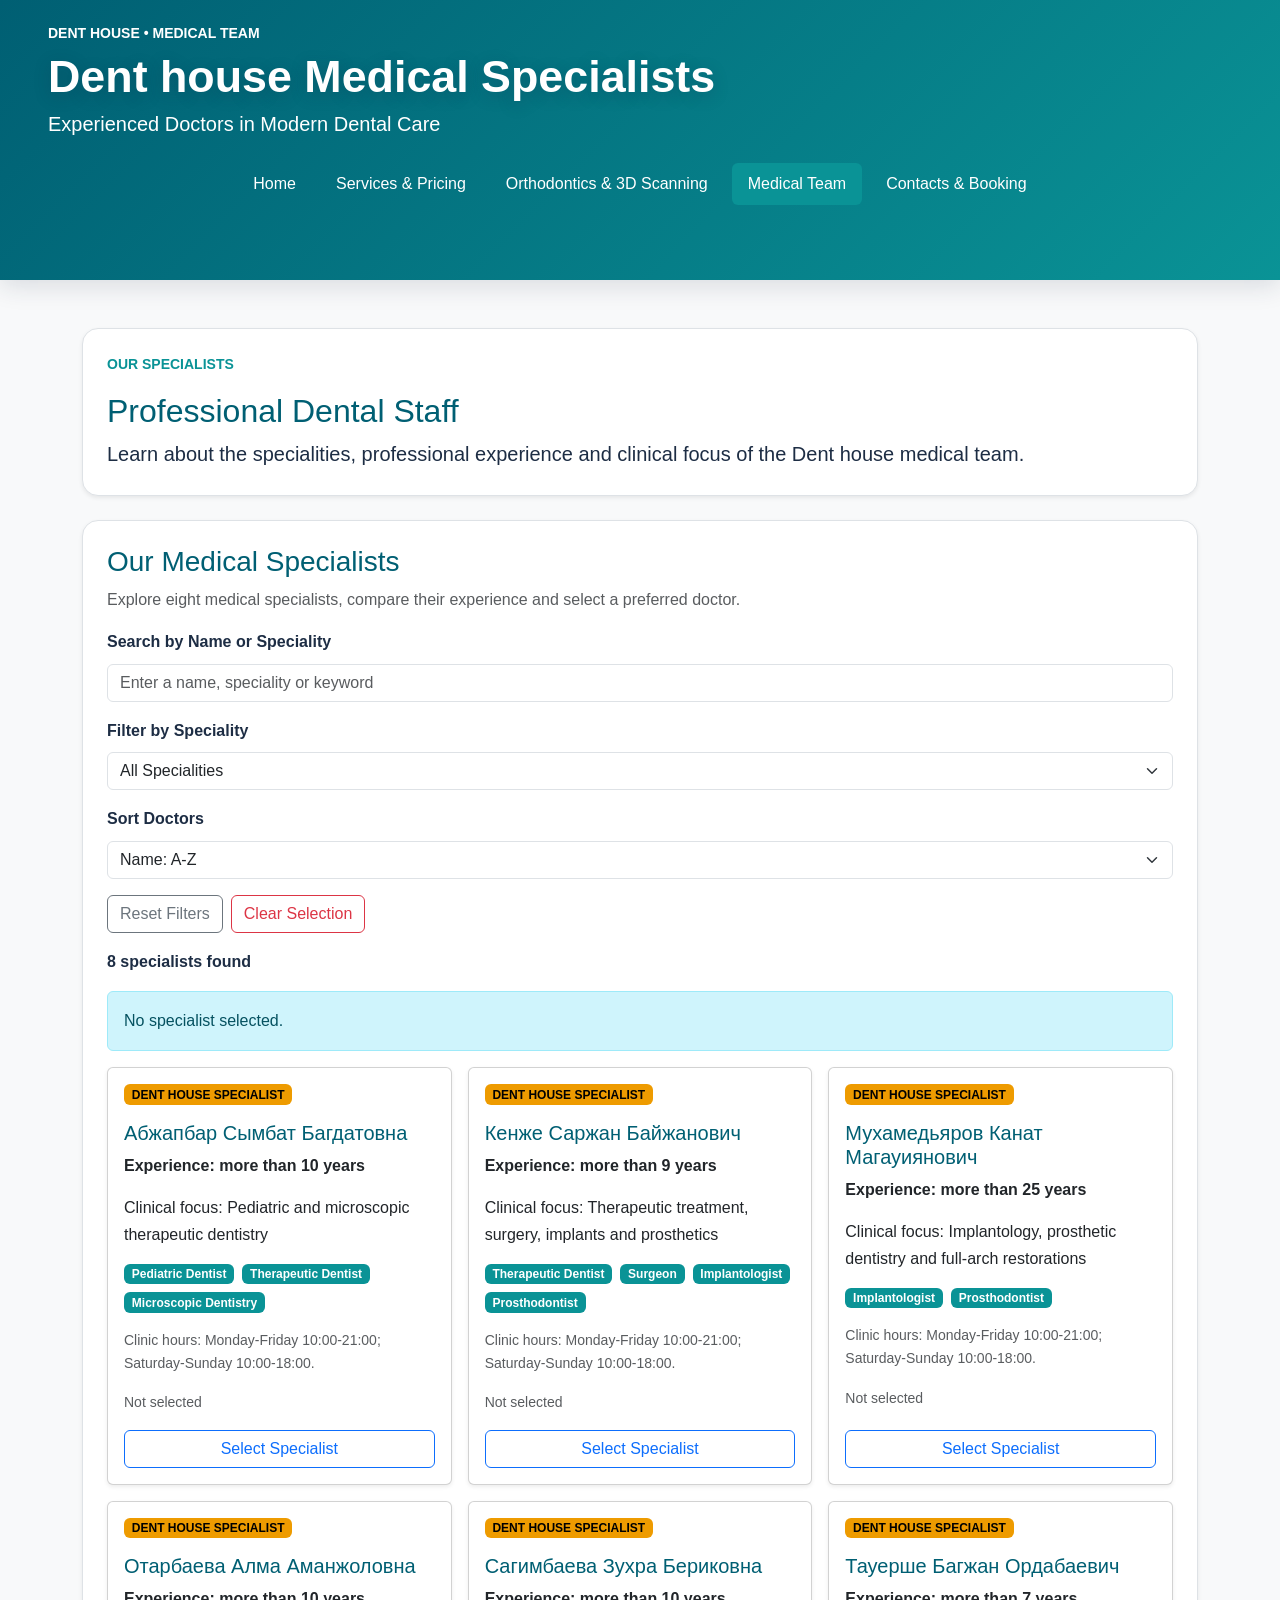
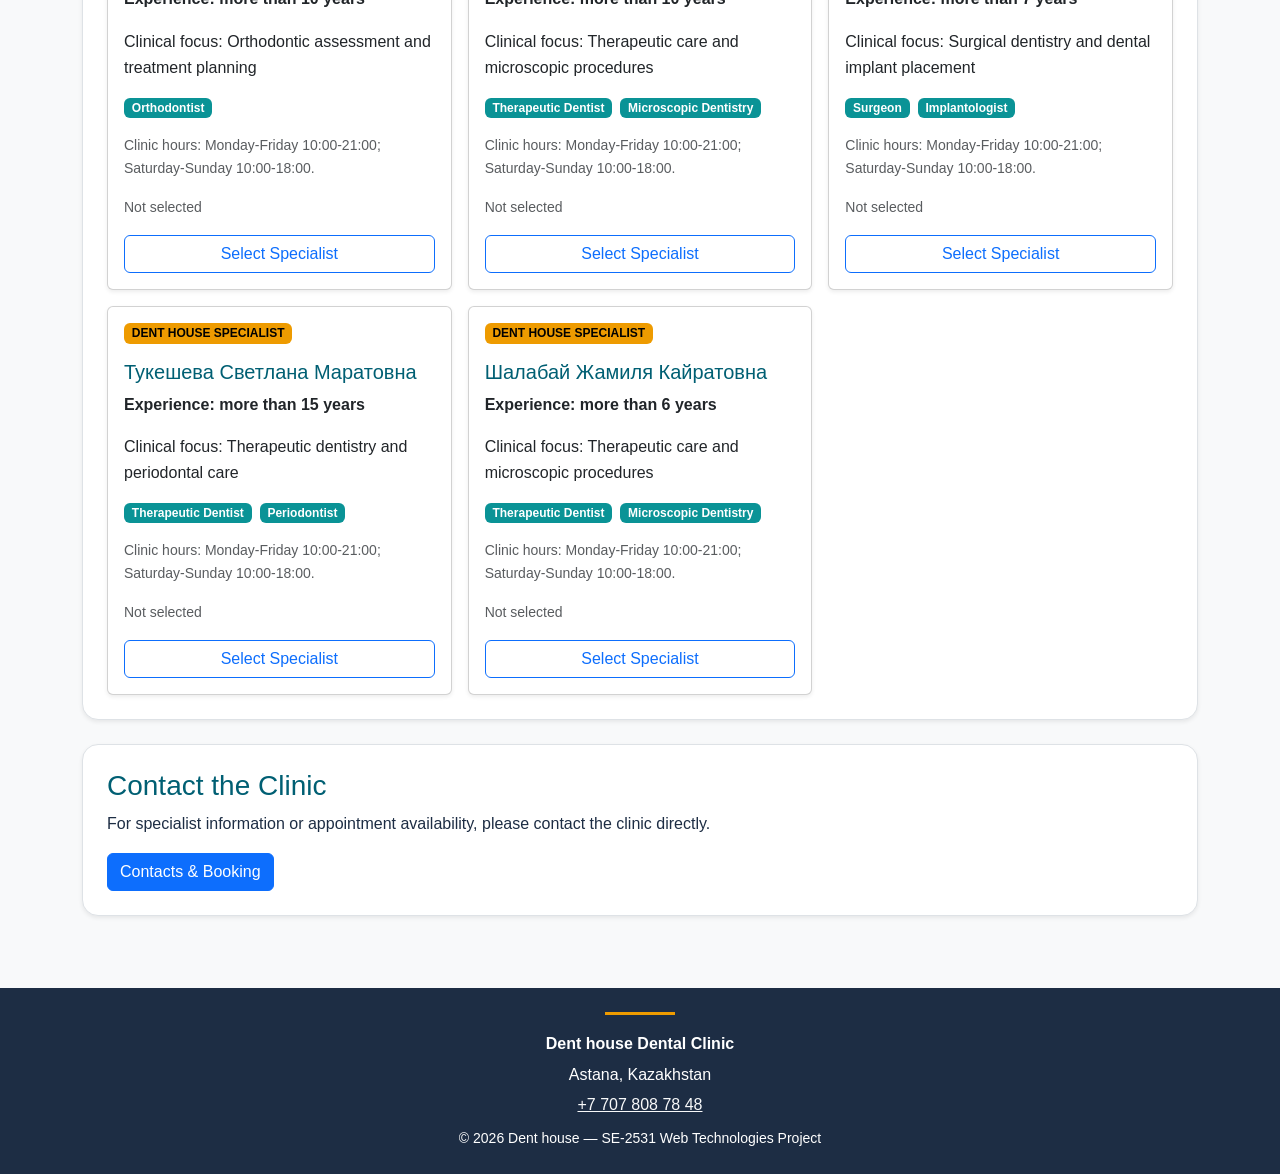
<file: team.html>
<!DOCTYPE html>
<html lang="en">
<head>
    <meta charset="UTF-8">
    <meta name="viewport" content="width=device-width, initial-scale=1.0">

    <meta name="author" content="Turarbek Nurakhmet">
    <meta name="description" content="Meet the eight dental specialists at Dent house Dental Clinic in Astana.">

    <title>Medical Team — Dent house</title>

    <link href="https://cdn.jsdelivr.net/npm/bootstrap@5.3.8/dist/css/bootstrap.min.css"
          rel="stylesheet">

    <link rel="stylesheet" href="css/base.css">
    <link rel="stylesheet" href="css/turarbek.css">
</head>

<body class="team-page">

<header class="main-header">

    <div class="container-fluid px-3 px-md-5 py-4">

        <p class="eyebrow text-uppercase fw-bold small mb-2">
            DENT HOUSE • MEDICAL TEAM
        </p>

        <h1 class="site-title display-5 fw-bold mb-2">
            Dent house Medical Specialists
        </h1>

        <p class="site-tagline lead mb-4">
            Experienced Doctors in Modern Dental Care
        </p>

        <nav class="navbar navbar-expand-lg navbar-dark"
             aria-label="Primary navigation">

            <button id="nav-toggle"
                    class="navbar-toggler mx-auto"
                    type="button"
                    data-bs-toggle="collapse"
                    data-bs-target="#primaryNav"
                    aria-controls="primaryNav"
                    aria-expanded="false"
                    aria-label="Toggle navigation">

                <span class="navbar-toggler-icon"></span>
            </button>

            <div class="collapse navbar-collapse justify-content-center"
                 id="primaryNav">

                <ul class="navbar-nav flex-wrap justify-content-center gap-2">

                    <li class="nav-item">
                        <a href="index.html" class="nav-link px-3 py-2 rounded">
                            Home
                        </a>
                    </li>

                    <li class="nav-item">
                        <a href="services.html" class="nav-link px-3 py-2 rounded">
                            Services & Pricing
                        </a>
                    </li>

                    <li class="nav-item">
                        <a href="orthodontics.html" class="nav-link px-3 py-2 rounded">
                            Orthodontics & 3D Scanning
                        </a>
                    </li>

                    <li class="nav-item">
                        <a href="team.html"
                           class="nav-link active px-3 py-2 rounded"
                           aria-current="page">
                            Medical Team
                        </a>
                    </li>

                    <li class="nav-item">
                        <a href="contacts.html" class="nav-link px-3 py-2 rounded">
                            Contacts & Booking
                        </a>
                    </li>

                </ul>
            </div>
        </nav>

    </div>
</header>

<main class="container py-4 py-md-5">

    <section class="bg-white border rounded-4 shadow-sm p-4 mb-4"
             aria-labelledby="team-title">

        <p class="text-uppercase text-secondary fw-bold small">
            OUR SPECIALISTS
        </p>

        <h2 id="team-title" class="h2 text-primary">
            Professional Dental Staff
        </h2>

        <p class="lead mb-0">
            Learn about the specialities, professional experience
            and clinical focus of the Dent house medical team.
        </p>

    </section>

    <!-- Original fallback content remains available if JavaScript is disabled. -->
    <section id="static-doctor-list"
             class="row g-4"
             aria-label="Dental specialists">

        <article class="col-12">
            <div class="doctor-card bg-white border rounded-4 shadow-sm p-4">
                <h2 class="h4 text-primary">
                    Мухамедьяров Канат Магауиянович
                </h2>
                <p>Implantologist and prosthodontist</p>
                <p class="mb-0">Experience: more than 25 years</p>
            </div>
        </article>

        <article class="col-12 col-md-6">
            <div class="doctor-card bg-white border rounded-4 shadow-sm p-4">
                <h2 class="h4 text-primary">
                    Тауерше Багжан Ордабаевич
                </h2>
                <p>Surgeon and implantologist</p>
                <p class="mb-0">Experience: more than 7 years</p>
            </div>
        </article>

        <article class="col-12 col-md-6">
            <div class="doctor-card bg-white border rounded-4 shadow-sm p-4">
                <h2 class="h4 text-primary">
                    Кенже Саржан Байжанович
                </h2>
                <p>Therapeutic dentist, surgeon, implantologist and prosthodontist</p>
                <p class="mb-0">Experience: more than 9 years</p>
            </div>
        </article>

        <article class="col-12 col-md-6">
            <div class="doctor-card bg-white border rounded-4 shadow-sm p-4">
                <h2 class="h4 text-primary">
                    Сагимбаева Зухра Бериковна
                </h2>
                <p>Therapeutic dentist and microscopic dentistry</p>
                <p class="mb-0">Experience: more than 10 years</p>
            </div>
        </article>

    </section>

    <section class="bg-white border rounded-4 shadow-sm p-4 mt-4"
             aria-labelledby="team-contact-heading">

        <h2 id="team-contact-heading" class="h3 text-primary">
            Contact the Clinic
        </h2>

        <p>
            For specialist information or appointment availability,
            please contact the clinic directly.
        </p>

        <a href="contacts.html" class="btn btn-primary">
            Contacts & Booking
        </a>

    </section>

</main>

<footer class="main-footer text-center py-4 px-3 mt-4">

    <div class="container">

        <p class="fw-bold mb-1">
            Dent house Dental Clinic
        </p>

        <p class="mb-1">
            Astana, Kazakhstan
        </p>

        <p class="mb-2">
            <a href="tel:+77078087848" class="link-light">
                +7 707 808 78 48
            </a>
        </p>

        <p class="small mb-0">
            &copy; 2026 Dent house — SE-2531 Web Technologies Project
        </p>

    </div>
</footer>

<script src="https://cdn.jsdelivr.net/npm/bootstrap@5.3.8/dist/js/bootstrap.bundle.min.js"
        defer></script>

<script src="https://code.jquery.com/jquery-3.7.1.min.js"
        defer></script>

<script src="js/jquery-common.js" defer></script>
<script src="js/jquery-team.js" defer></script>

</body>
</html>
</file>
<file: css/turarbek.css>
/* =========================================================
   DENT HOUSE — TURARBEK
   Pages: Orthodontics, Medical Team, Contacts
   ========================================================= */

/* Doctor cards */

.doctor-card {
    min-height: 100%;
}

/* Orthodontic workflow */

.workflow-step {
    position: relative;
    overflow: hidden;
}

.workflow-step::after {
    position: absolute;
    right: -35px;
    bottom: -35px;

    width: 110px;
    height: 110px;

    border-radius: 50%;

    background-color: rgba(10, 147, 150, 0.08);

    content: "";
    pointer-events: none;
}

/* Keep workflow content above its decoration */

.workflow-step > * {
    position: relative;
    z-index: 1;
}
</file>
<file: css/saparkhan.css>
/* =========================================================
   DENT HOUSE — SAPARKHAN
   Pages: Home, Services, Colophon
   ========================================================= */

/* Announcement strip */

.announcement-bar {
    overflow: hidden;
    border-bottom: 3px solid var(--bs-warning);
}

.announcement-track {
    width: max-content;
    white-space: nowrap;
    animation: marquee-scroll 24s linear infinite;
}

@keyframes marquee-scroll {
    from {
        transform: translateX(0);
    }

    to {
        transform: translateX(-50%);
    }
}

/* Home hero */

.hero-banner {
    position: relative;
    overflow: hidden;
    color: #fff;

    background: linear-gradient(
        135deg,
        var(--bs-primary),
        var(--bs-secondary)
    );

    box-shadow: 0 14px 32px rgba(29, 45, 68, 0.16);
}

.hero-banner::before {
    position: absolute;
    right: -60px;
    bottom: -80px;

    width: 240px;
    height: 240px;

    border-radius: 50%;

    background-color: rgba(255, 255, 255, 0.08);

    content: "";
}

.hero-banner > * {
    position: relative;
    z-index: 1;
}

/* Home heading animation */

#home-title {
    animation: home-title-reveal 0.8s ease both;
}

@keyframes home-title-reveal {
    from {
        opacity: 0;
        transform: translateY(18px);
    }

    to {
        opacity: 1;
        transform: translateY(0);
    }
}

/* Gallery */

.gallery-card img {
    width: 100%;
    height: 235px;
    object-fit: cover;
}

/* Accessibility */

@media (prefers-reduced-motion: reduce) {
    .announcement-track,
    #home-title {
        animation: none;
    }
}
</file>
<file: css/base.css>
/* =========================================================
   DENT HOUSE — MIDTERM PROJECT
   Shared Bootstrap correction layer
   ========================================================= */

:root {
    --bs-primary: #005F73;
    --bs-primary-rgb: 0, 95, 115;

    --bs-secondary: #0A9396;
    --bs-secondary-rgb: 10, 147, 150;

    --bs-warning: #EE9B00;
    --bs-warning-rgb: 238, 155, 0;

    --dent-dark: #1D2D44;
    --dent-bg: #F8F9FA;

    --dent-font-heading: "Segoe UI", Tahoma, Geneva, Verdana, sans-serif;
    --dent-font-body: Arial, Helvetica, sans-serif;
}

/* Base document */

*,
*::before,
*::after {
    box-sizing: border-box;
}

html {
    scroll-behavior: smooth;
}

body {
    margin: 0;
    min-width: 0;
    color: var(--dent-dark);
    background-color: var(--dent-bg);
    font-family: var(--dent-font-body);
    line-height: 1.65;
    overflow-wrap: break-word;
}

img,
svg,
video {
    max-width: 100%;
}

img {
    height: auto;
}

h1,
h2,
h3,
h4,
h5,
h6 {
    font-family: var(--dent-font-heading);
}

:focus-visible {
    outline: 3px solid var(--bs-warning);
    outline-offset: 3px;
}

/* Shared header */

.main-header {
    color: #fff;
    background: linear-gradient(
        135deg,
        var(--bs-primary),
        var(--bs-secondary)
    );
    box-shadow: 0 6px 24px rgba(29, 45, 68, 0.14);
}

.site-title {
    color: #fff;
    text-shadow: 0 4px 16px rgba(29, 45, 68, 0.25);
}

.site-tagline {
    color: #fff;
}

.main-header .nav-link {
    color: #fff;
}

.main-header .nav-link:hover,
.main-header .nav-link:focus-visible,
.main-header .nav-link.active {
    color: #fff;
    background-color: var(--bs-secondary);
}

.main-header .navbar-toggler {
    border-color: rgba(255, 255, 255, 0.65);
}

/* Responsive tables */

.table-responsive {
    max-width: 100%;
}

.table-responsive > .table {
    min-width: 620px;
}

.data-table caption {
    color: var(--bs-primary);
    font-weight: 700;
}

/* Form corrections */

.booking-form textarea {
    resize: vertical;
}

.booking-form .form-control:focus,
.booking-form .form-select:focus {
    border-color: var(--bs-secondary);
    box-shadow: 0 0 0 0.2rem rgba(10, 147, 150, 0.2);
}

.booking-form .form-control,
.booking-form .form-select {
    min-width: 0;
}

/* Interface states prepared for future JavaScript */

.is-hidden {
    display: none !important;
}

.is-active {
    outline: 2px solid var(--bs-secondary);
    outline-offset: 2px;
}

.is-selected {
    border-color: var(--bs-primary) !important;
    box-shadow: 0 0 0 0.15rem rgba(0, 95, 115, 0.15);
}

.is-error {
    border-color: #b02a37 !important;
}

.is-success {
    border-color: #146c43 !important;
}

/* Shared footer */

.main-footer {
    color: #fff;
    background-color: var(--dent-dark);
}

.main-footer::before {
    display: block;
    width: 70px;
    height: 3px;
    margin: 0 auto 1rem;
    background-color: var(--bs-warning);
    content: "";
}

/* Small-screen safety */

@media (max-width: 575.98px) {
    .site-title {
        font-size: clamp(1.8rem, 8vw, 2.5rem);
    }

    .quick-booking {
        right: 0.75rem !important;
        bottom: 0.75rem !important;
    }

    .table-responsive > .table {
        min-width: 560px;
    }
}

/* Respect reduced-motion preferences */

@media (prefers-reduced-motion: reduce) {
    html {
        scroll-behavior: auto;
    }
}
</file>
